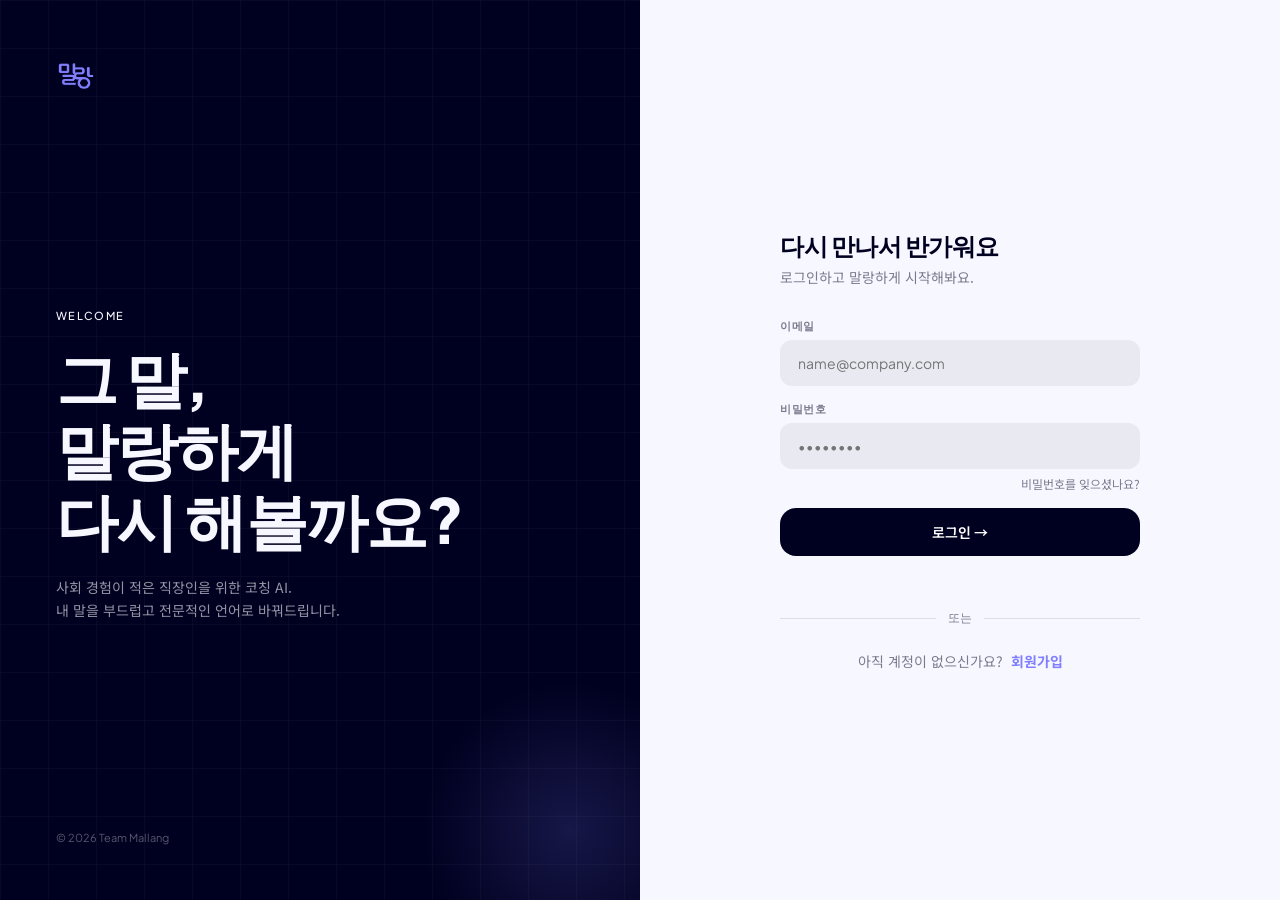
<file: html/login.html>
<!DOCTYPE html>
<html lang="ko">
<head>
  <meta charset="UTF-8">
  <meta name="viewport" content="width=device-width, initial-scale=1.0">
  <title>말랑 — 로그인</title>
  <link rel="stylesheet" href="../css/styles.css">
</head>
<body id="page-login">
  <div class="auth-wrap">
    <div class="auth-left">
      <div class="auth-grid"></div>
      <div class="auth-blob" style="bottom:-80px;right:-80px;width:300px;height:300px"></div>
      <div style="position:relative;z-index:1">
        <div class="logo-l" alt="말랑"></div>
      </div>
      <div style="position:relative;z-index:1">
        <p class="lbl">Welcome</p>
        <h1 class="lhead">그 말,<br>말랑하게<br>다시 해볼까요?</h1>
        <p class="lsub">사회 경험이 적은 직장인을 위한 코칭 AI.<br>내 말을 부드럽고 전문적인 언어로 바꿔드립니다.</p>
      </div>
      <p class="lfoot">© 2026 Team Mallang</p>
    </div>
    <div class="auth-right">
      <div class="form-wrap">
        <h2 class="form-title">다시 만나서 반가워요</h2>
        <p class="form-sub">로그인하고 말랑하게 시작해봐요.</p>
        <div class="field">
          <label class="flabel">이메일</label>
          <input type="email" id="login-email" class="finput" placeholder="name@company.com">
        </div>
        <div class="field">
          <label class="flabel">비밀번호</label>
          <input type="password" id="login-password" class="finput" placeholder="••••••••">
        </div>
        <button class="forgot-btn">비밀번호를 잊으셨나요?</button>
        <button class="btn-primary" id="login-btn">로그인 →</button>
        <p id="login-status" class="status-msg"></p>
        <div class="divider">
          <div class="div-line"></div>
          <span class="div-txt">또는</span>
          <div class="div-line"></div>
        </div>
        <p class="signup-row">
          아직 계정이 없으신가요?
          <button class="signup-link" id="go-signup-btn">회원가입</button>
        </p>
      </div>
    </div>
  </div>

  <script type="module" src="../app.js"></script>
</body>
</html>
</file>
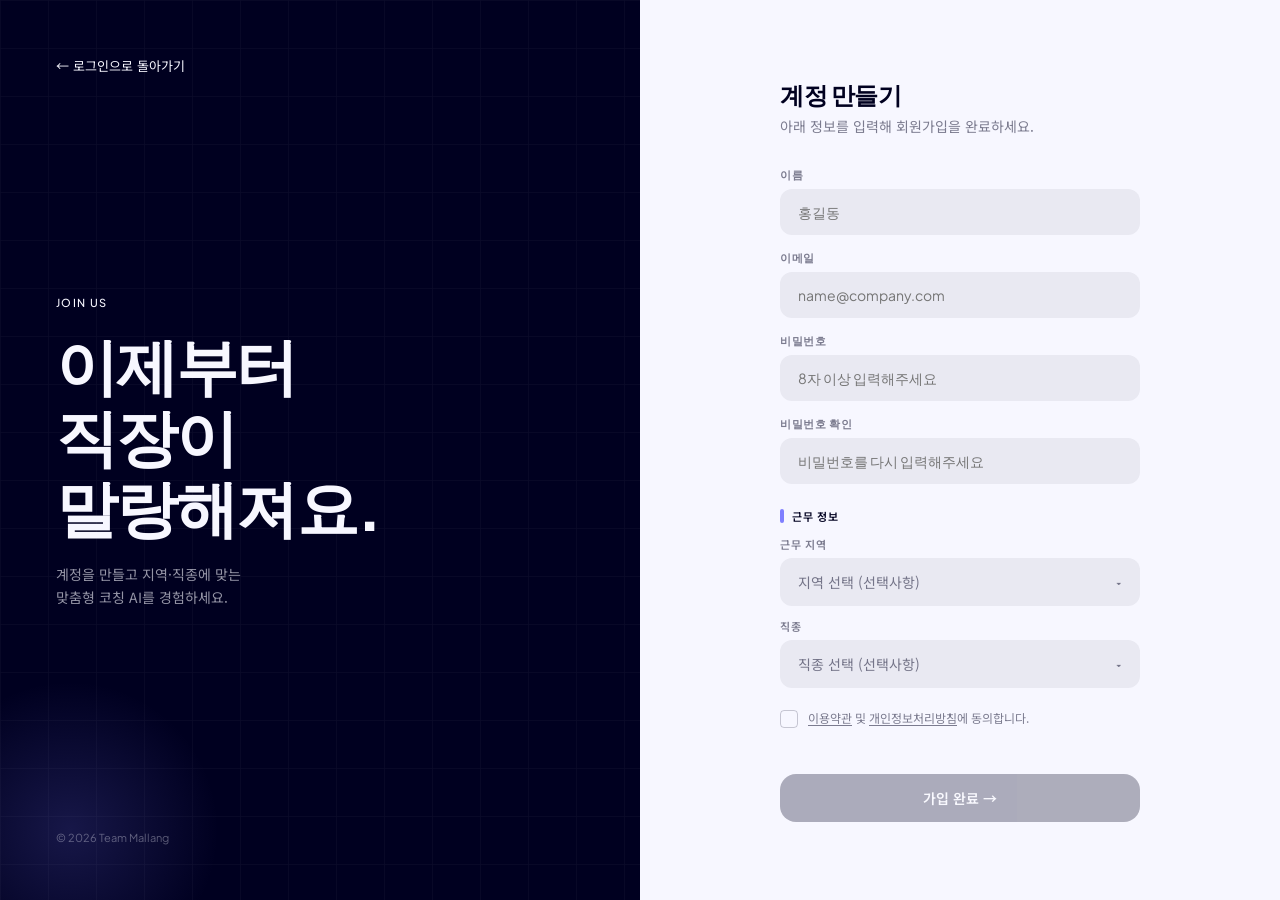
<file: html/signup.html>
<!DOCTYPE html>
<html lang="ko">
<head>
  <meta charset="UTF-8">
  <meta name="viewport" content="width=device-width, initial-scale=1.0">
  <title>말랑 — 회원가입</title>
  <link rel="stylesheet" href="../css/styles.css">
</head>
<body id="page-signup">
  <div class="auth-wrap">
    <div class="auth-left">
      <div class="auth-grid"></div>
      <div class="auth-blob" style="bottom:-80px;left:-80px;width:300px;height:300px"></div>
      <button class="back-btn" id="back-btn">← 로그인으로 돌아가기</button>
      <div style="position:relative;z-index:1">
        <p class="lbl">Join us</p>
        <h1 class="lhead">이제부터<br>직장이<br>말랑해져요.</h1>
        <p class="lsub">계정을 만들고 지역·직종에 맞는<br>맞춤형 코칭 AI를 경험하세요.</p>
      </div>
      <p class="lfoot">© 2026 Team Mallang</p>
    </div>
    <div class="auth-right">
      <div class="form-wrap">
        <h2 class="form-title">계정 만들기</h2>
        <p class="form-sub">아래 정보를 입력해 회원가입을 완료하세요.</p>
        <div class="field"><label class="flabel">이름</label><input type="text" id="signup-name" class="finput" placeholder="홍길동"></div>
        <div class="field"><label class="flabel">이메일</label><input type="email" id="signup-email" class="finput" placeholder="name@company.com"></div>
        <div class="field"><label class="flabel">비밀번호</label><input type="password" id="signup-password" class="finput" placeholder="8자 이상 입력해주세요"></div>
        <div class="field"><label class="flabel">비밀번호 확인</label><input type="password" id="signup-password-confirm" class="finput" placeholder="비밀번호를 다시 입력해주세요"></div>

        <div class="sec-mark"><div class="sec-bar"></div><span class="sec-txt">근무 정보</span></div>

        <div class="csel" id="csel-region">
          <label class="csel-lbl">근무 지역</label>
          <button type="button" class="csel-btn">
            <span class="csel-val">지역 선택 (선택사항)</span>
            <span class="csel-arr">▾</span>
          </button>
          <div class="csel-menu" id="csel-region-menu"></div>
        </div>

        <div class="csel" id="csel-job">
          <label class="csel-lbl">직종</label>
          <button type="button" class="csel-btn">
            <span class="csel-val">직종 선택 (선택사항)</span>
            <span class="csel-arr">▾</span>
          </button>
          <div class="csel-menu" id="csel-job-menu"></div>
        </div>

        <div class="chk-wrap" id="check-wrap">
          <div class="chk-box" id="check-box"></div>
          <p class="chk-lbl">
            <a id="terms-toggle-a" href="#">이용약관</a> 및 <a id="pp-toggle-a" href="#">개인정보처리방침</a>에 동의합니다.
          </p>
        </div>
        <div class="terms-box" id="terms-box">
          <p class="terms-ttl">개인정보 및 대화 내용 처리 방침</p>
          <p>말랑은 이용자의 <strong>직장 관련 대화 내용을 일체 수집하거나 저장하지 않습니다.</strong> 번역 요청 시 입력된 텍스트는 처리 완료 즉시 서버에서 완전히 폐기됩니다.</p>
          <p style="margin-top:8px">회사명, 동료 이름, 업무 내용 등 민감한 정보가 포함된 내용도 <strong>세션 종료와 동시에 즉각 삭제</strong>되며, 어떠한 형태로도 기록되거나 제3자에게 제공되지 않습니다.</p>
          <p style="margin-top:8px;opacity:.6">※ 수집 정보는 이름·이메일·근무 지역·직종에 한하며 서비스 품질 개선에만 활용됩니다.</p>
        </div>

        <p id="signup-status" class="status-msg"></p>
        <button class="btn-primary" id="signup-btn" disabled>가입 완료 →</button>
      </div>
    </div>
  </div>

  <script type="module" src="../app.js"></script>
</body>
</html>
</file>
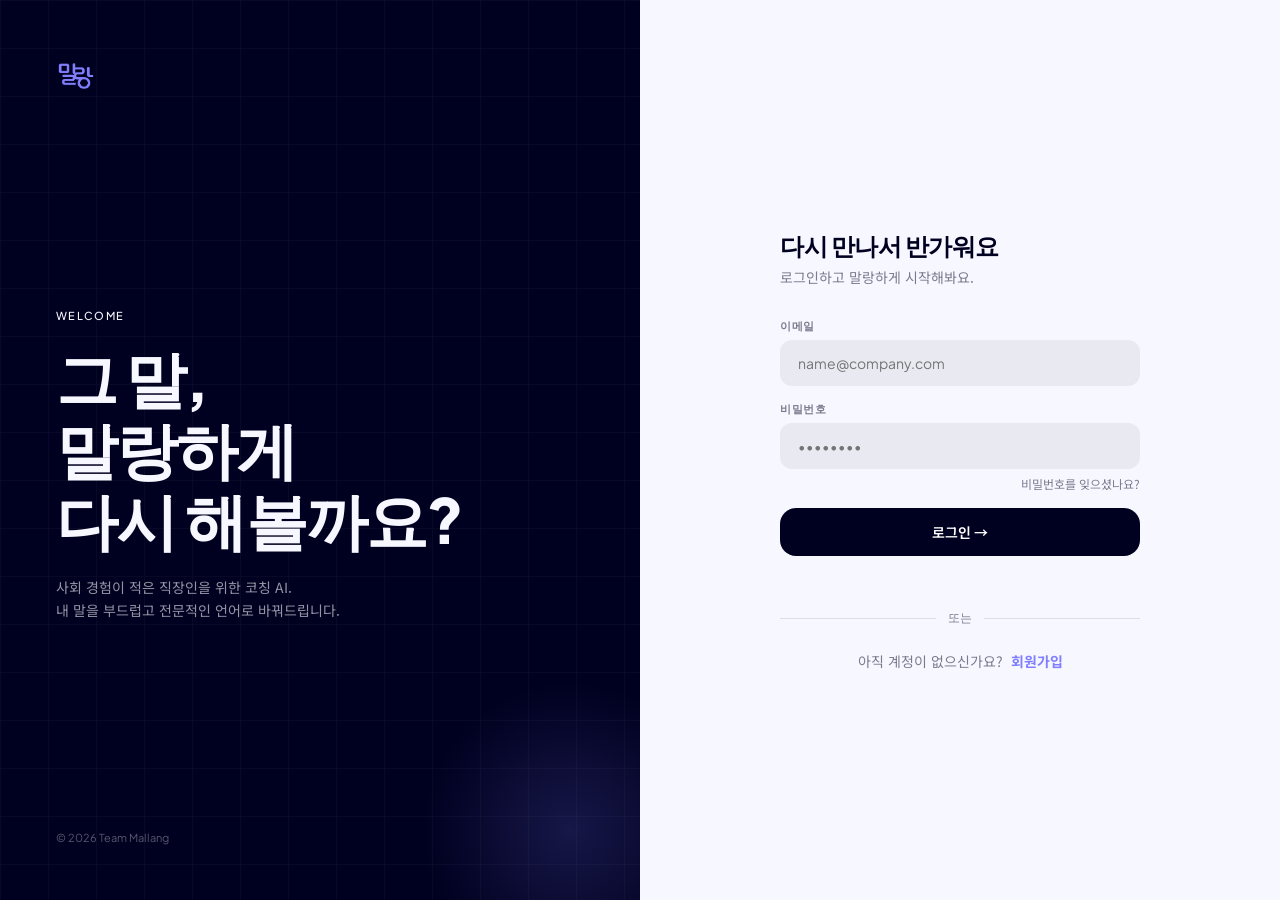
<file: html/tanslator.html>
<!DOCTYPE html>
<html lang="ko">
<head>
  <meta charset="UTF-8">
  <meta name="viewport" content="width=device-width, initial-scale=1.0">
  <title>말랑 — 번역기</title>
  <link rel="stylesheet" href="../css/styles.css">
</head>
<body id="page-translator">
  <div class="chat-page">
    <header class="t-header">
      <div class="t-logo-row">
        <div class="logo-sm" alt="말랑"></div>
      </div>
      <div class="t-right">
        <div class="desk-f">
          <div class="nsel-wrap">
            <select class="nsel" id="h-region"><option value="">지역 선택</option></select>
            <span class="nsel-arr">▾</span>
          </div>
          <div class="nsel-wrap">
            <select class="nsel" id="h-job"><option value="">직종 선택</option></select>
            <span class="nsel-arr">▾</span>
          </div>
        </div>
        <button class="new-btn" id="new-chat-btn">＋ <span id="nc-lbl">새 채팅</span></button>
        <div class="prof-wrap">
          <button class="prof-btn cl" id="prof-btn">
            <div class="prof-av">👤</div>
            <span class="prof-name"></span>
            <span class="prof-arr">▾</span>
          </button>
          <div class="prof-dd prof-dropdown" id="prof-dropdown">
            <div class="dd-head">
              <div class="dd-av">👤</div>
              <div>
                <div class="dd-name pd-name"></div>
                <div class="dd-email pd-email"></div>
              </div>
            </div>
            <div class="dd-hr"></div>
            <div class="dd-sect">테마</div>
            <div class="theme-row">
              <button class="theme-btn" id="btn-light">☀️ 라이트</button>
              <button class="theme-btn" id="btn-dark">🌙 다크</button>
            </div>
            <div class="dd-hr-m"></div>
            <div class="dd-sect">최근 대화</div>
            <div class="conv-list" id="conv-list"></div>
            <div class="dd-hr-m"></div>
            <div style="padding:4px 0">
              <button class="dd-item danger" id="logout-btn">
                <span class="dd-icon">🚪</span>로그아웃
              </button>
            </div>
          </div>
        </div>
      </div>
    </header>

    <div class="mob-filters">
      <div class="nsel-wrap" style="flex:1">
        <select class="nsel" id="m-region"><option value="">지역</option></select>
        <span class="nsel-arr">▾</span>
      </div>
      <div class="nsel-wrap" style="flex:1">
        <select class="nsel" id="m-job"><option value="">직종</option></select>
        <span class="nsel-arr">▾</span>
      </div>
    </div>

    <div class="chat-area" id="chat-area">
      <div class="chat-inner" id="chat-inner"></div>
    </div>

    <div class="input-area">
      <div class="input-inner">
        <div class="chip-row" id="chip-row">
          <button class="chip">이거 왜 저한테 시키는 거예요?</button>
          <button class="chip">그 일은 제 담당이 아닌데요</button>
          <button class="chip">오늘 일찍 퇴근해도 되나요?</button>
          <button class="chip">그 회의 꼭 참석해야 하나요?</button>
        </div>
        <div class="input-box">
          <textarea class="chat-ta" id="chat-ta" rows="1"
            placeholder="솔직하게 하고 싶은 말을 입력하세요… (Enter 전송, Shift+Enter 줄바꿈)"></textarea>
          <button class="send-btn" id="send-btn" disabled>➤</button>
        </div>
        <p class="input-note">대화 내용은 저장되지 않으며 세션 종료 시 즉각 폐기됩니다.</p>
      </div>
    </div>
  </div>

  <script type="module" src="../app.js"></script>
</body>
</html>
</file>
<file: css/styles.css>
@import url('https://fonts.googleapis.com/css2?family=Noto+Sans+KR:wght@300;400;500;600;700&family=Plus+Jakarta+Sans:wght@400;500;600;700;800&display=swap');

:root {
  /* Colors */
  --primary-color: #000020;
  --accent-color: #7F7FFF;
  --bg-color: #F7F7FF;
  --white: #ffffff;
  --text-main: #000020;
  --text-muted: rgba(0, 0, 32, 0.5);
  --text-light: #F7F7FF;
  --border-color: rgba(0, 0, 32, 0.1);
  
  /* Fonts */
  --font-main: 'Noto Sans KR', 'Plus Jakarta Sans', sans-serif;
  --font-accent: 'Plus Jakarta Sans', sans-serif;
}

body.dark {
  --primary-color: #000020;
  --accent-color: #7F7FFF;
  --bg-color: #000020;
  --white: rgba(127, 127, 255, 0.07);
  --text-main: #c8c8ff;
  --text-muted: rgba(127, 127, 255, 0.55);
  --border-color: rgba(127, 127, 255, 0.15);
}

body.dark .t-header {
  background: rgba(0, 0, 32, 0.85);
  border-bottom-color: rgba(127, 127, 255, 0.1);
}

body.dark .bubble.bot {
  background: rgba(127, 127, 255, 0.08);
  color: #c8c8ff;
  border-color: rgba(127, 127, 255, 0.1);
}

body.dark .input-box, 
body.dark .chip,
body.dark .nsel {
  background: rgba(127, 127, 255, 0.05);
  border-color: rgba(127, 127, 255, 0.1);
  color: #c8c8ff;
}

body.dark .chat-ta {
  color: #c8c8ff;
}

body.dark .prof-btn.cl {
  background: rgba(127, 127, 255, 0.1);
  color: #c8c8ff;
}

body.dark .new-btn {
  background: rgba(127, 127, 255, 0.1);
  color: #c8c8ff;
}

body.dark .dd-hr {
  background: rgba(127, 127, 255, 0.1);
}


/* Base Styles */
*, *::before, *::after { box-sizing: border-box; margin: 0; padding: 0; }
html, body { height: 100%; }
body {
  font-family: var(--font-main);
  background: var(--bg-color);
  color: var(--text-main);
  -webkit-font-smoothing: antialiased;
}

/* Button Reset - 브라우저 기본 스타일 제거 */
button {
  background: none;
  border: none;
  padding: 0;
  cursor: pointer;
  font-family: inherit;
  color: inherit;
  outline: none;
}

/* Animations */
@keyframes mallang {
  0%   { transform: scale(1); }
  18%  { transform: scaleX(1.10) scaleY(0.88); }
  38%  { transform: scaleX(0.92) scaleY(1.12); }
  56%  { transform: scaleX(1.05) scaleY(0.96); }
  74%  { transform: scaleX(0.98) scaleY(1.04); }
  88%  { transform: scaleX(1.01) scaleY(0.99); }
  100% { transform: scale(1); }
}
.bounce { animation: mallang 0.55s cubic-bezier(0.36, 0.07, 0.19, 0.97) both; }

/* Scrollbar */
::-webkit-scrollbar { width: 4px; }
::-webkit-scrollbar-track { background: transparent; }
::-webkit-scrollbar-thumb { background: rgba(0,0,32,.15); border-radius: 4px; }

/* ── Auth Layout ── */
.auth-wrap { display: flex; width: 100%; min-height: 100vh; }

.auth-left {
  display: none; width: 50%;
  flex-direction: column; justify-content: space-between;
  padding: 56px; position: relative; overflow: hidden;
  background: var(--primary-color);
}
@media (min-width: 1024px) {
  .auth-left  { display: flex; }
  .auth-right { width: 50%; }
}
.auth-grid {
  position: absolute; inset: 0; opacity: .04;
  background-image:
    linear-gradient(rgba(255,255,255,.8) 1px, transparent 1px),
    linear-gradient(90deg, rgba(255,255,255,.8) 1px, transparent 1px);
  background-size: 48px 48px;
}
.auth-blob {
  position: absolute; border-radius: 50%; pointer-events: none;
  background: radial-gradient(circle, rgba(127,127,255,.18) 0%, transparent 70%);
}
.auth-right {
  flex: 1; display: flex; align-items: center; justify-content: center;
  padding: 32px; background: var(--bg-color); overflow-y: auto;
}
.form-wrap { width: 100%; max-width: 360px; padding: 24px 0; }

/* 로고: 기본은 light_logo.png, 다크모드(body.dark)에서는 dark_logo.png 로 자동 교체됨.
   <img src="..."> 는 CSS만으로 src 교체가 불가능하므로,
   HTML에서는 <span class="logo-l" role="img" aria-label="말랑"></span> 형태로 사용하세요. */
.logo-l,
.logo-sm {
  display: inline-block;
  background-image: url('../assets/light_logo.png');
  background-size: contain;
  background-repeat: no-repeat;
  background-position: left center;
  border-radius: 10px;
}
.logo-l  { height: 40px; width: 140px; }   /* 실제 로고 가로세로 비율에 맞게 width 조정 */
.logo-sm { height: 30px; width: 105px; border-radius: 8px; }

/* 다크모드 전환 시 로고 교체 */
body.dark .logo-l,
body.dark .logo-sm {
  background-image: url('../assets/dark_logo.png');
}

/* 로그인/회원가입 좌측 패널(auth-left)은 라이트/다크 모드와 무관하게
   배경이 항상 어두운 네이비이므로, 다크 배경용 로고를 고정으로 사용 */
.auth-left .logo-l,
.auth-left .logo-sm {
  background-image: url('../assets/dark_logo.png');
}

.lbl   { font-size: 11px; font-weight: 500; color: var(--text-light); text-transform: uppercase; letter-spacing: .12em; font-family: var(--font-accent); margin-bottom: 20px; }
.lhead { font-size: clamp(36px, 5vw, 62px); font-weight: 800; font-family: var(--font-accent); color: var(--text-light); line-height: 1.15; letter-spacing: -.03em; margin-bottom: 20px; }
.lsub  { font-size: 14px; color: rgba(247,247,255,.6); font-family: 'Noto Sans KR', sans-serif; line-height: 1.7; max-width: 400px; word-break: keep-all; }
.lfoot { font-size: 11px; color: rgba(247,247,255,.35); font-family: var(--font-accent); position: relative; z-index: 1; }

.back-btn {
  display: inline-flex; align-items: center; gap: 6px;
  font-size: 13px; color: var(--text-light);
  transition: opacity .15s; position: relative; z-index: 1;
}
.back-btn:hover { opacity: .65; }

.form-title { font-size: 24px; font-weight: 700; color: var(--text-main); font-family: var(--font-accent); letter-spacing: -.02em; margin-bottom: 4px; }
.form-sub   { font-size: 14px; color: var(--text-muted); font-family: 'Noto Sans KR', sans-serif; margin-bottom: 32px; }
.field { margin-top: 16px; }
.flabel { display: block; font-size: 11px; font-weight: 600; color: var(--text-muted); text-transform: uppercase; letter-spacing: .06em; margin-bottom: 6px; font-family: var(--font-accent); }
.finput {
  width: 100%; padding: 12px 16px; border-radius: 12px;
  border: 2px solid transparent; background: rgba(0,0,32,.06);
  font-size: 14px; color: var(--text-main); font-family: var(--font-accent);
  outline: none; transition: background .15s, border-color .15s;
}
.finput:focus { background: #fff; border-color: var(--accent-color); }

.btn-primary {
  width: 100%; padding: 14px; border-radius: 16px;
  background: var(--primary-color); color: #fff; font-size: 14px; font-weight: 600;
  display: flex; align-items: center; justify-content: center; gap: 8px;
  transition: opacity .15s; margin-top: 16px; letter-spacing: -.01em;
}
.btn-primary:hover:not(:disabled) { opacity: .82; }
.btn-primary:disabled { opacity: .3; cursor: not-allowed; }

.forgot-btn {
  display: block; width: 100%; text-align: right;
  font-size: 12px; color: var(--text-muted);
  margin-top: 6px; transition: color .15s;
}
.forgot-btn:hover { color: var(--text-main); }

.divider { display: flex; align-items: center; gap: 12px; margin: 24px 0; }
.div-line { flex: 1; height: 1px; background: var(--border-color); }
.div-txt  { font-size: 12px; color: var(--text-muted); font-family: var(--font-accent); }

.signup-row  { text-align: center; font-size: 14px; color: var(--text-muted); margin-top: 16px; }
.signup-link {
  font-weight: 700; color: var(--accent-color);
  font-size: 14px; transition: opacity .15s;
  display: inline-block; margin-left: 4px;
}
.signup-link:hover { opacity: .6; }

.sec-mark { display: flex; align-items: center; gap: 8px; margin: 24px 0 12px; }
.sec-bar  { width: 4px; height: 14px; border-radius: 999px; background: var(--accent-color); }
.sec-txt  { font-size: 11px; font-weight: 600; text-transform: uppercase; letter-spacing: .06em; color: var(--text-main); }

/* ── Custom Select ── */
.csel { position: relative; margin-top: 12px; }
.csel-lbl { display: block; font-size: 11px; font-weight: 600; color: var(--text-muted); text-transform: uppercase; letter-spacing: .06em; margin-bottom: 6px; }
.csel-btn {
  width: 100%; display: flex; align-items: center; justify-content: space-between;
  padding: 12px 16px; border-radius: 12px; border: 2px solid transparent;
  background: rgba(0,0,32,.06); font-size: 14px; color: var(--text-muted);
  transition: background .15s, border-color .15s;
}
.csel-btn.open { background: #fff; border-color: var(--accent-color); color: var(--text-main); }
.csel-arr { transition: transform .2s; font-size: 11px; color: var(--text-muted); }
.csel-btn.open .csel-arr { transform: rotate(180deg); }

.csel-menu {
  display: none; position: absolute; top: calc(100% + 6px); left: 0; right: 0;
  background: #fff; border: 1px solid var(--border-color); border-radius: 12px;
  box-shadow: 0 8px 32px rgba(0,0,32,.1); z-index: 100; max-height: 200px;
  overflow-y: auto; padding: 4px 0;
}
.csel-menu.open { display: block; }
.csel-item {
  width: 100%; text-align: left; padding: 10px 16px;
  font-size: 13px; color: var(--text-main);
  transition: background .1s;
}
.csel-item:hover { background: rgba(0,0,32,.05); }

/* ── Checkbox ── */
.chk-wrap { display: flex; align-items: flex-start; gap: 10px; margin-top: 20px; }
.chk-box  {
  width: 18px; height: 18px; border-radius: 4px; flex-shrink: 0;
  border: 1.5px solid rgba(0,0,32,.2); margin-top: 2px;
  display: flex; align-items: center; justify-content: center;
  transition: background .15s, border-color .15s;
}
.chk-box.on { background: var(--accent-color); border-color: var(--accent-color); }
.chk-box.on::after {
  content: '✓'; color: #fff; font-size: 12px; font-weight: bold;
}
.chk-lbl { font-size: 12px; color: var(--text-muted); line-height: 1.6; }
.chk-lbl a { text-decoration: underline; text-underline-offset: 2px; color: inherit; }
.chk-lbl a:hover { color: var(--accent-color); }

.terms-box {
  background: rgba(0,0,32,.04); border-radius: 12px; padding: 16px;
  font-size: 12px; line-height: 1.8; color: var(--text-muted);
  display: none; margin-top: 12px;
}
.terms-ttl { font-size: 13px; font-weight: 600; color: var(--text-main); margin-bottom: 8px; }

/* ── Status Message ── */
.status-msg { font-size: 13px; color: var(--text-muted); margin-top: 12px; min-height: 18px; text-align: center; }

/* ── Chat Layout ── */
.t-header {
  position: sticky; top: 0; z-index: 40; height: 64px;
  padding: 0 24px; display: flex; align-items: center; justify-content: space-between;
  background: rgba(255,255,255,.9); backdrop-filter: blur(16px);
  border-bottom: 1px solid var(--border-color);
}
.chat-area  { flex: 1; overflow-y: auto; padding: 32px 20px; background: var(--bg-color); }
.chat-inner { max-width: 680px; margin: 0 auto; display: flex; flex-direction: column; gap: 20px; }

/* Bubbles */
.msg-row { display: flex; align-items: flex-end; gap: 12px; }
.msg-row.user { flex-direction: row-reverse; }
.bubble { 
  padding: 14px 18px; 
  font-size: 14.5px; 
  line-height: 1.6; 
  white-space: pre-wrap; 
  outline: none;
  border: none;
}
.bubble.bot  { 
  background: #fff; 
  color: var(--text-main); 
  border-radius: 20px 20px 20px 4px; 
  border: 1px solid var(--border-color); 
  box-shadow: 0 2px 6px rgba(0,0,32,.04); 
}
.bubble.user { 
  background: var(--primary-color); 
  color: var(--text-light); 
  border-radius: 20px 20px 4px 20px; 
  box-shadow: 0 4px 12px rgba(0,0,32,.15); 
}

/* Input Area */
.input-area  { position: sticky; bottom: 0; padding: 16px 20px 24px; background: linear-gradient(to top, var(--bg-color) 80%, transparent); }
.input-box {
  display: flex; align-items: flex-end; gap: 12px; padding: 12px 16px;
  border-radius: 24px; background: #fff; border: 1.5px solid var(--border-color);
  box-shadow: 0 4px 20px rgba(0,0,32,.05);
}
.chat-ta {
  flex: 1; border: none; background: transparent; resize: none;
  font-size: 15px; color: var(--text-main); outline: none;
  line-height: 1.5; max-height: 150px; padding: 4px 0;
}

/* Profile Dropdown */
.prof-btn {
  display: flex; align-items: center; gap: 10px; padding: 8px 16px;
  border-radius: 999px; transition: background .15s;
}
.prof-btn.cl { background: rgba(0,0,32,.06); color: var(--text-main); }
.prof-btn.op { background: var(--primary-color); color: #fff; }

.prof-dd {
  display: none; position: absolute; right: 0; top: calc(100% + 10px);
  width: 300px; background: var(--primary-color); border-radius: 20px;
  overflow: hidden; z-index: 50; box-shadow: 0 20px 50px rgba(0,0,32,0.4);
}
.prof-dd.open { display: block; }
.dd-item {
  width: 100%; display: flex; align-items: center; gap: 12px;
  padding: 12px 20px; color: rgba(255,255,255,.7);
  font-size: 14px; transition: background .15s;
}
.dd-item:hover { background: rgba(255,255,255,.08); color: #fff; }

/* ── Chat Page Layout ── */
.chat-page {
  display: flex;
  flex-direction: column;
  height: 100vh;
  overflow: hidden;
}

/* ── Header Sub-elements ── */
.t-logo-row {
  display: flex;
  align-items: center;
}

.t-right {
  display: flex;
  align-items: center;
  gap: 12px;
}

.desk-f {
  display: flex;
  align-items: center;
  gap: 8px;
}

/* ── Native Select (nsel) ── */
.nsel-wrap {
  position: relative;
  display: inline-flex;
  align-items: center;
}

.nsel {
  appearance: none;
  -webkit-appearance: none;
  padding: 6px 28px 6px 12px;
  border-radius: 10px;
  border: 1.5px solid var(--border-color);
  background: rgba(0, 0, 32, 0.04);
  font-size: 13px;
  font-family: var(--font-main);
  color: var(--text-main);
  cursor: pointer;
  outline: none;
  transition: border-color 0.15s, background 0.15s;
}

.nsel:focus {
  border-color: var(--accent-color);
  background: #fff;
}

.nsel-arr {
  position: absolute;
  right: 10px;
  pointer-events: none;
  font-size: 10px;
  color: var(--text-muted);
}

/* ── New Chat Button ── */
.new-btn {
  display: inline-flex;
  align-items: center;
  gap: 4px;
  padding: 8px 16px;
  border-radius: 999px;
  background: rgba(0, 0, 32, 0.06);
  color: var(--text-main);
  font-size: 13px;
  font-weight: 500;
  transition: background 0.15s;
}

.new-btn:hover {
  background: rgba(0, 0, 32, 0.12);
}

/* ── Profile Wrap ── */
.prof-wrap {
  position: relative;
}

.prof-av {
  width: 28px;
  height: 28px;
  border-radius: 50%;
  display: flex;
  align-items: center;
  justify-content: center;
  font-size: 16px;
  background: rgba(127, 127, 255, 0.15);
}

.prof-name {
  font-size: 13px;
  font-weight: 500;
  max-width: 100px;
  overflow: hidden;
  text-overflow: ellipsis;
  white-space: nowrap;
}

.prof-arr {
  font-size: 10px;
  color: var(--text-muted);
  transition: transform 0.2s;
}

.prof-btn.op .prof-arr {
  transform: rotate(180deg);
}

/* ── Profile Dropdown Inner ── */
.dd-head {
  display: flex;
  align-items: center;
  gap: 12px;
  padding: 16px 20px;
}

.dd-av {
  width: 36px;
  height: 36px;
  border-radius: 50%;
  display: flex;
  align-items: center;
  justify-content: center;
  font-size: 20px;
  background: rgba(127, 127, 255, 0.2);
  flex-shrink: 0;
}

.dd-name {
  font-size: 14px;
  font-weight: 600;
  color: #fff;
}

.dd-email {
  font-size: 12px;
  color: rgba(255, 255, 255, 0.5);
  margin-top: 2px;
}

.dd-hr {
  height: 1px;
  background: rgba(255, 255, 255, 0.1);
  margin: 0;
}

.dd-hr-m {
  height: 1px;
  background: rgba(255, 255, 255, 0.08);
  margin: 4px 0;
}

.dd-sect {
  padding: 8px 20px 4px;
  font-size: 11px;
  font-weight: 600;
  text-transform: uppercase;
  letter-spacing: 0.06em;
  color: rgba(255, 255, 255, 0.35);
}

.dd-icon {
  font-size: 16px;
  width: 20px;
  text-align: center;
}

.dd-item.danger {
  color: rgba(255, 100, 100, 0.8);
}

.dd-item.danger:hover {
  background: rgba(255, 80, 80, 0.1);
  color: #ff6464;
}

/* ── Theme Buttons ── */
.theme-row {
  display: flex;
  gap: 8px;
  padding: 4px 20px 8px;
}

.theme-btn {
  flex: 1;
  padding: 8px 12px;
  border-radius: 10px;
  background: rgba(255, 255, 255, 0.08);
  color: rgba(255, 255, 255, 0.7);
  font-size: 12px;
  font-weight: 500;
  transition: background 0.15s, color 0.15s;
  text-align: center;
}

.theme-btn:hover {
  background: rgba(255, 255, 255, 0.15);
  color: #fff;
}

/* ── Conversation List ── */
.conv-list {
  max-height: 160px;
  overflow-y: auto;
  padding: 4px 0;
}

/* ── Mobile Filters ── */
.mob-filters {
  display: none;
  gap: 8px;
  padding: 10px 20px;
  border-bottom: 1px solid var(--border-color);
  background: rgba(255, 255, 255, 0.9);
  backdrop-filter: blur(16px);
}

@media (max-width: 767px) {
  .mob-filters {
    display: flex;
  }

  .desk-f {
    display: none;
  }
}

/* ── Input Inner ── */
.input-inner {
  max-width: 720px;
  margin: 0 auto;
  width: 100%;
}

/* ── Chip Row ── */
.chip-row {
  display: flex;
  flex-wrap: wrap;
  gap: 8px;
  margin-bottom: 12px;
}

.chip {
  padding: 8px 14px;
  border-radius: 999px;
  background: #fff;
  border: 1.5px solid var(--border-color);
  font-size: 13px;
  color: var(--text-main);
  font-family: var(--font-main);
  transition: background 0.15s, border-color 0.15s, color 0.15s;
  white-space: nowrap;
}

.chip:hover {
  background: var(--accent-color);
  border-color: var(--accent-color);
  color: #fff;
}

/* ── Send Button ── */
.send-btn {
  width: 36px;
  height: 36px;
  border-radius: 50%;
  background: var(--primary-color);
  color: #fff;
  font-size: 14px;
  display: flex;
  align-items: center;
  justify-content: center;
  flex-shrink: 0;
  transition: opacity 0.15s, transform 0.1s;
}

.send-btn:hover:not(:disabled) {
  opacity: 0.8;
  transform: scale(1.05);
}

.send-btn:disabled {
  opacity: 0.3;
  cursor: not-allowed;
}

/* ── Input Note ── */
.input-note {
  font-size: 11px;
  color: var(--text-muted);
  text-align: center;
  margin-top: 10px;
}

/* ── Profile Dropdown pd-* aliases ── */
.pd-name {
  font-size: 14px;
  font-weight: 600;
  color: #fff;
}

.pd-email {
  font-size: 12px;
  color: rgba(255, 255, 255, 0.5);
  margin-top: 2px;
}
</file>
